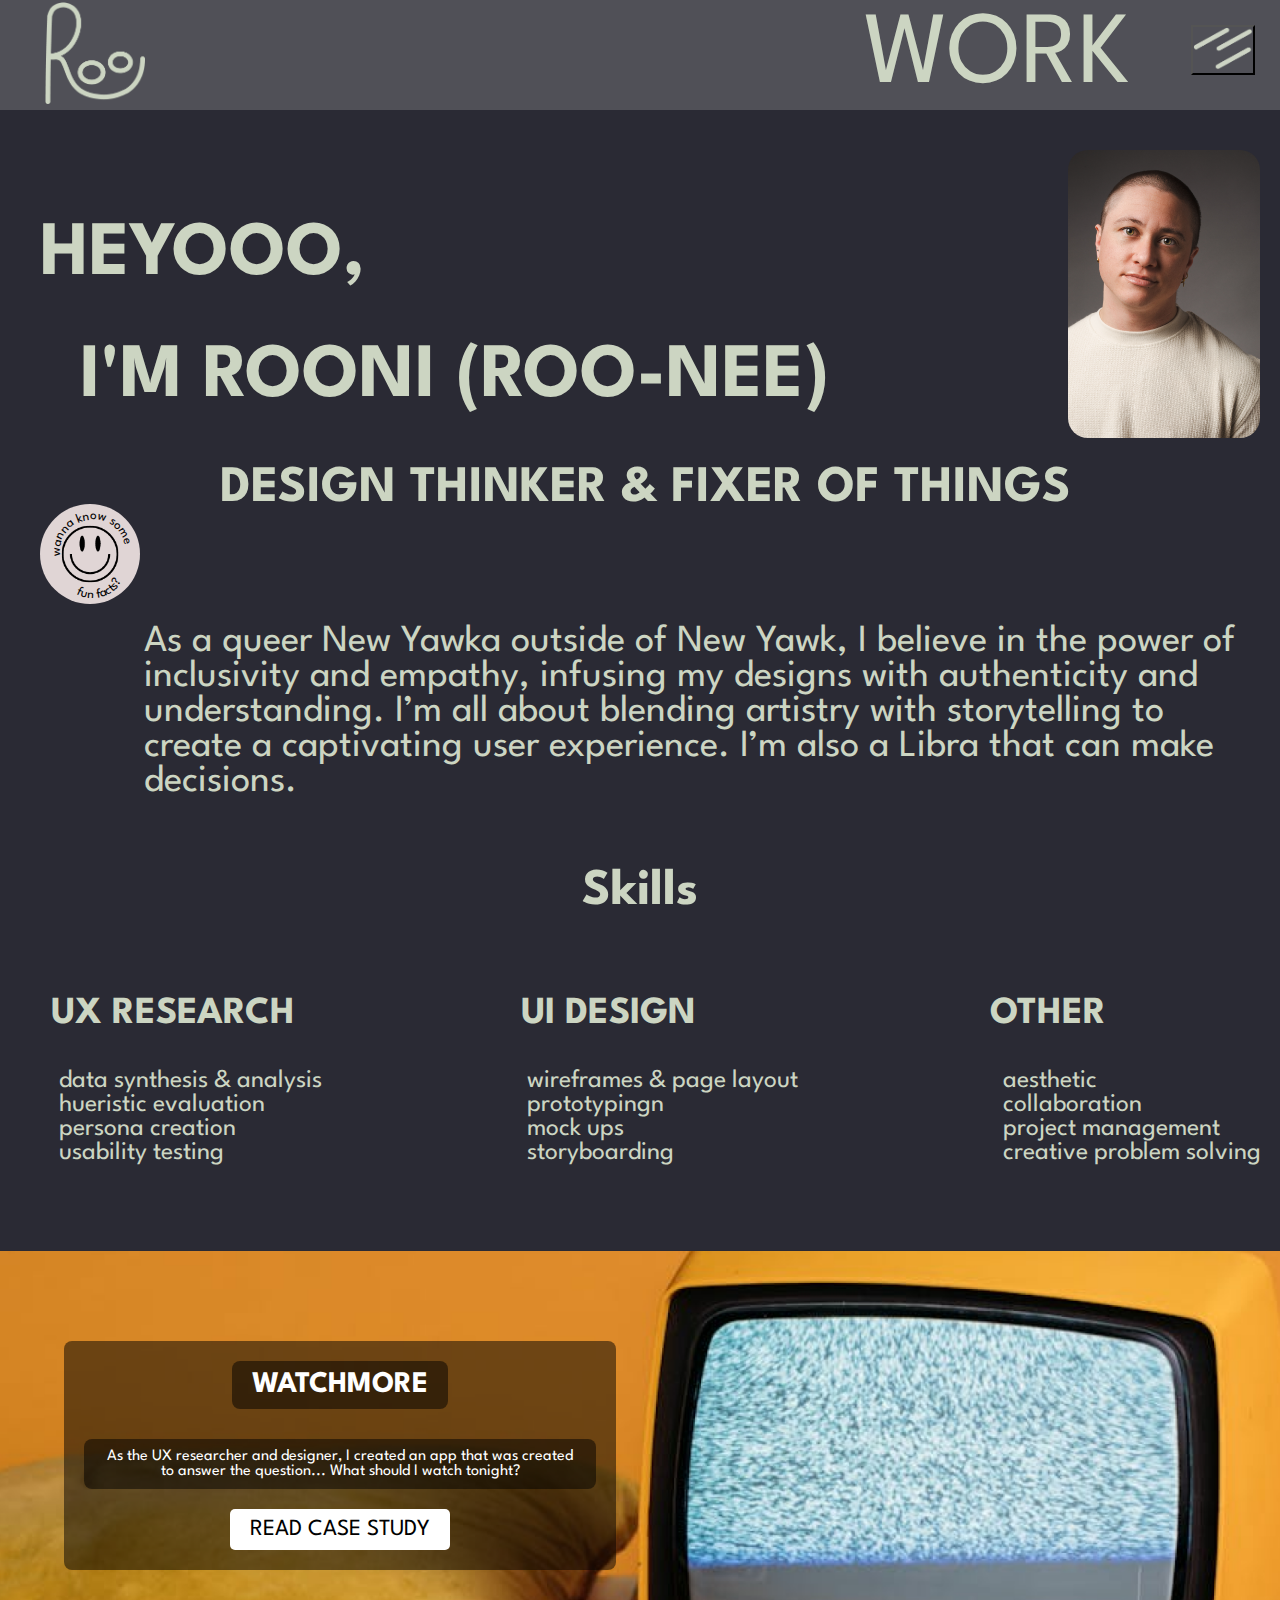
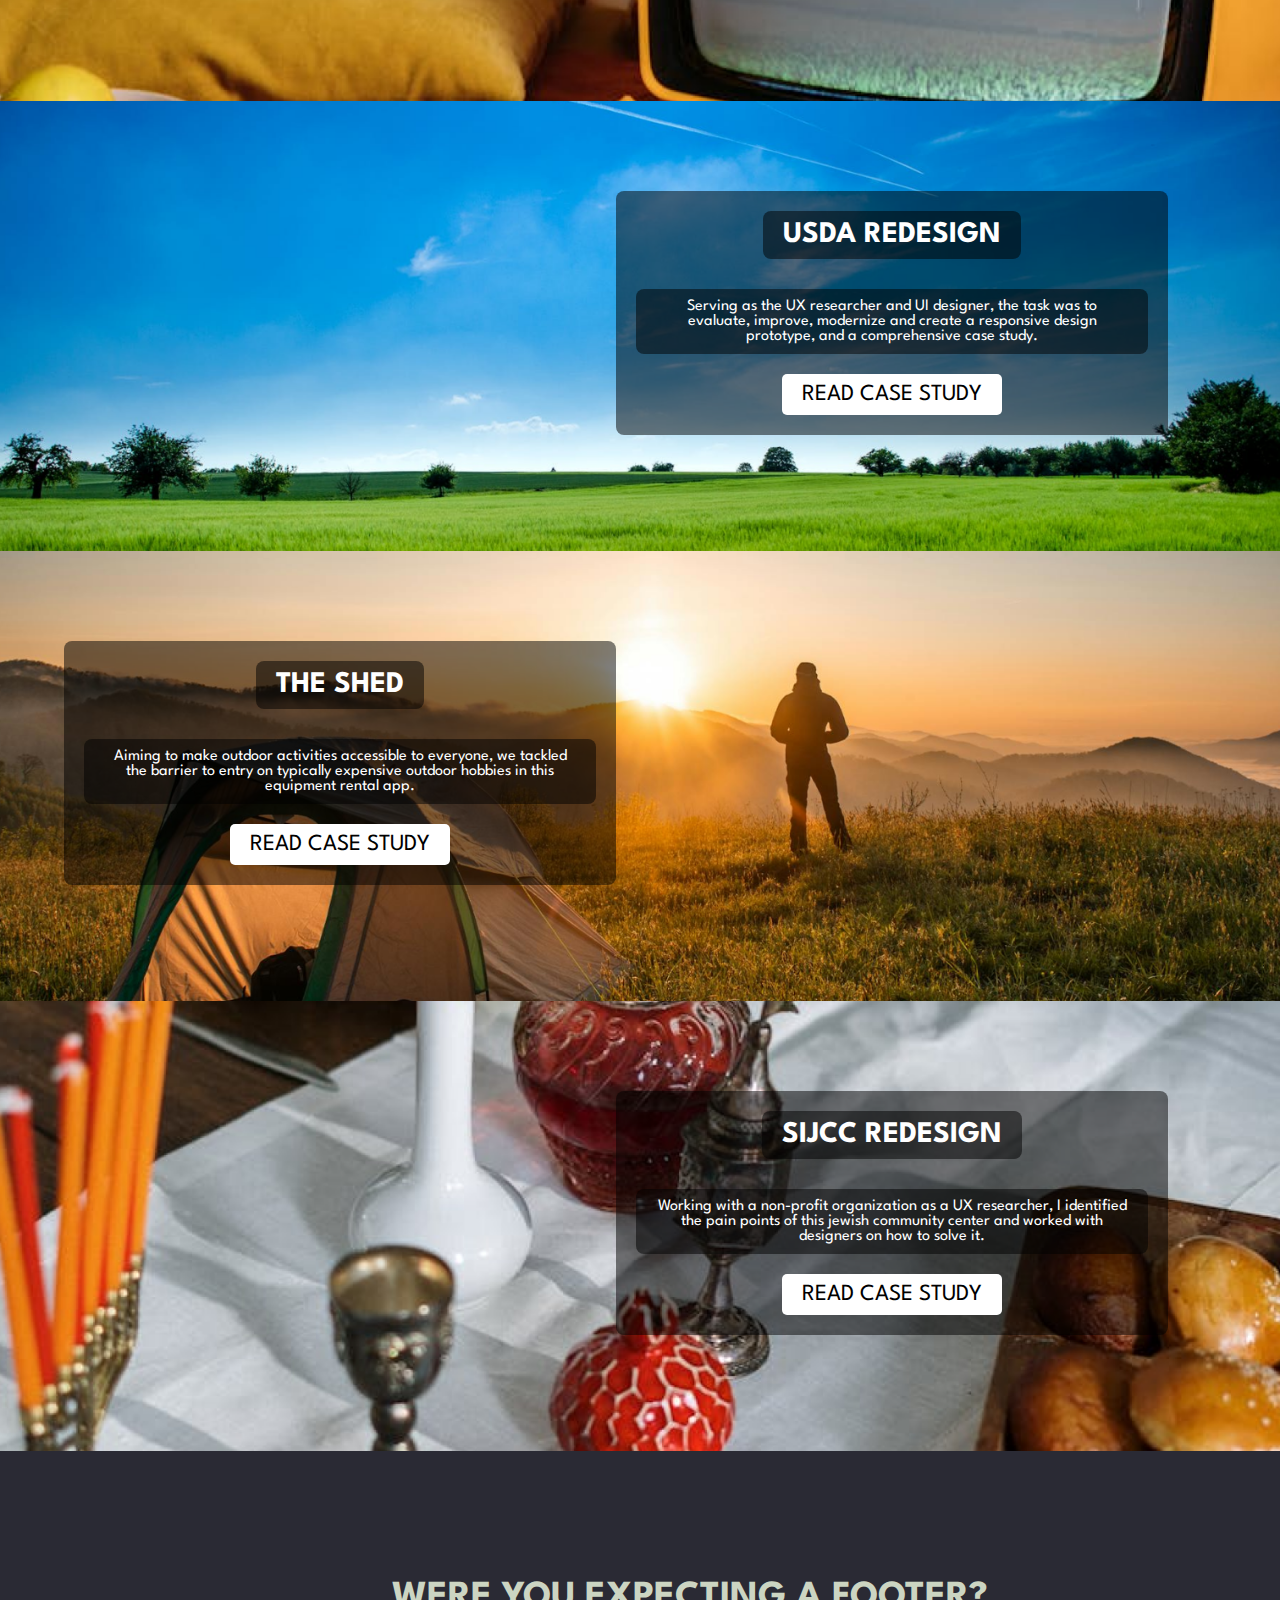
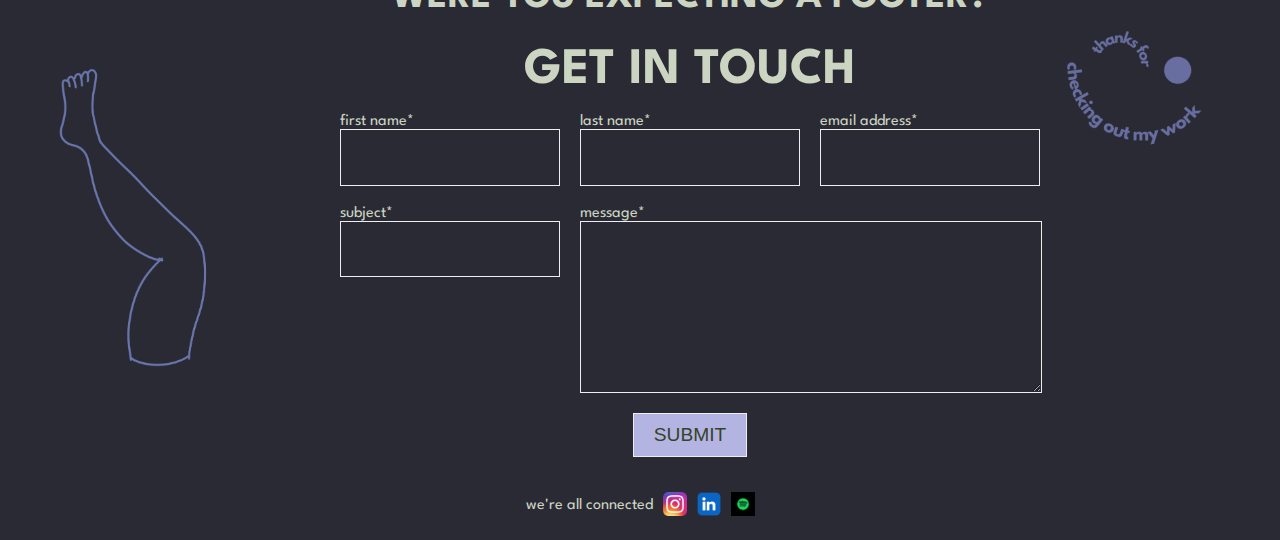
<file: index.html>
<!DOCTYPE html>
<html>
    <head>
        <meta charset="UTF-8">
        <meta name="viewport" content="width=device-width, initial-scale=1.0">
        <title>roonifaye.com</title>
        <link rel="stylesheet" href="style.css">
        <link href="https://fonts.googleapis.com/css2?family=League+Spartan:wght@400;700&display=swap" rel="stylesheet">
    </head>

    <body>
        <div>
        <section class="header"> 
            <header class="nav">
                <div class="inline-block logo">
                        <img src="images/logo.png" alt="Logo">              
                </div>
                    <div class="inline-block player">
                        <iframe style="border: radius 12px" src="https://open.spotify.com/embed/track/5CqjyDtwxEGgYX52qanMlq?utm_source=generator&theme=0" width="100%" height="90" frameBorder="" allowfullscreen="" allow="autoplay; clipboard-write; encrypted-media; fullscreen; picture-in-picture" loading=""></iframe>
                    </div>
                    <nav class="work">
                        <p>WORK</p>
                    </nav>
                    <div class="inline-block menu">
                        <button> 
                            <img src="images/menu.png" alt="menu">
                        </button>
                    </div>
            </header>
        <section> 

            <br><br><br><br>
                <section class="heroImg">
                    <div class="content">
                        <img src="images/me.png" alt="Me">
                        <h1> HEYOOO,</h1>
                        <h1> I'M ROONI (ROO-NEE)</h1>
                        <h2> DESIGN THINKER & FIXER OF THINGS</h2>
                       <div class="button-wrapper">
    <button class="fun-facts-button">
        <svg viewBox="0 0 100 100" xmlns="http://www.w3.org/2000/svg">
            <defs>
                <path id="topPath" d="M16,52 A34,32 0 0,1 90,40" />
                <path id="bottomPath" d="M18,70 A35,30 0 0,0 88,70" />
            </defs>
            <text class="curved-text">
                <textPath href="#topPath">
                    wanna know some
                </textPath>
            </text>
            <text class="curved-text">
                <textPath href="#bottomPath" startOffset="60%" text-anchor="middle">
                    fun facts?
                </textPath>
            </text>
        </svg>
        <img src="images/smiley.png" alt="Smiley" class="smiley">
    </button>
</div>
                        <p>As a queer New Yawka outside of New Yawk, I believe in the power of inclusivity and empathy, infusing my designs with authenticity and understanding. I’m all about blending artistry with storytelling to create a captivating user experience. I’m also a Libra that can make decisions.</p>
                    </div>
                </section>

            <section>
                <section class="skills">
                    <header>
                        <h2>Skills</h2>
                    </header>
                <div class="skills-row">
                    <div class="skill-top">
                        <header>
                            <h3>UX RESEARCH</h3>
                        </header>
                    </div>
                    <div class="skill-top"> 
                        <header>
                            <h3>UI DESIGN</h3>
                        </header>
                    </div>
                    <div class="skill-top"> 
                        <header>
                            <h3>OTHER</h3>
                        </header>
                    </div>
                </div>
                <div class="skills-row">
                    <ul class="skill-list">
                        <li>data synthesis & analysis</li>
                        <li>hueristic evaluation</li>
                        <li>persona creation</li>
                        <li>usability testing</li>
                    </ul>
                    <ul class="skill-list">
                        <li>wireframes & page layout</li>
                        <li>prototypingn</li>
                        <li>mock ups</li>
                        <li>storyboarding</li>
                    </ul>
                    <ul class="skill-list">
                        <li>aesthetic</li>
                        <li>collaboration</li>
                        <li>project management</li>
                        <li>creative problem solving</li>
                    </ul>
                </div>
            </section>
        </div>
    <br><br><br><br>

        <div class="portfolio-section">
            <div class="case-study" id="watchmore">
                <div class="overlay">
                    <h2>WATCHMORE</h2>
                    <p>As the UX researcher and designer, I created an app that was created to answer the question... What should I watch tonight?</p>
                    <a href="#" class="button">READ CASE STUDY</a>
                </div>
            </div>
            <div class="case-study" id="usda-redesign">
                <div class="overlay">
                    <h2>USDA REDESIGN</h2>
                    <p>Serving as the UX researcher and UI designer, the task was to evaluate, improve, modernize and create a responsive design prototype, and a comprehensive case study.</p>
                    <a href="#" class="button">READ CASE STUDY</a>
                </div>
            </div>
            <div class="case-study" id="the-shed">
                <div class="overlay">
                    <h2>THE SHED</h2>
                    <p>Aiming to make outdoor activities accessible to everyone, we tackled the barrier to entry on typically expensive outdoor hobbies in this equipment rental app.</p>
                    <a href="#" class="button">READ CASE STUDY</a>
                </div>
            </div>
            <div class="case-study" id="sjicc-redesign">
                <div class="overlay">
                    <h2>SIJCC REDESIGN</h2>
                    <p>Working with a non-profit organization as a UX researcher, I identified the pain points of this jewish community center and worked with designers on how to solve it.</p>
                    <a href="#" class="button">READ CASE STUDY</a>
                </div>
            </div>
        </div>


        <br><br><br><br><br>
        <section class="footer">
            <div class="footer-content">
                <img src="images/foot.png" alt="Foot" class="foot-img">
                <div class="footer-text">
                    <h2>WERE YOU EXPECTING A FOOTER?</h2>
                    <h1>GET IN TOUCH</h1>
                    <form action="" class="contact-form">
                        <div class="input-group">
                            <label for="fname">first name*</label>
                            <input type="text" id="fname" name="fname">
                        </div>
                        <div class="input-group">
                            <label for="lname">last name*</label>
                            <input type="text" id="lname" name="lname">
                        </div>
                        <div class="input-group">
                            <label for="email">email address*</label>
                            <input type="text" id="email" name="email">
                        </div>
                        <div class="input-group">
                            <label for="subject">subject*</label>
                            <input type="text" id="subject" name="subject">
                        </div>
                        <div class="input-group">
                            <label for="message">message*</label>
                            <textarea id="message" name="message" rows="5" cols="50"></textarea>
                        </div>
                        <input type="submit" value="submit">
                    </form>
                </div>
                <img src="images/wink .png" alt="Wink" class="wink-img">
            </div>
            <div class="footer-socials">
                <p>we're all connected</p>
                <div class="social-icons">
                    <a href="#"><img src="images/instagram.webp" alt="Instagram"></a>
                    <a href="#"><img src="images/linkedin.webp" alt="LinkedIn"></a>
                    <a href="#"><img src="images/spotify.png" alt="Spotify"></a>
                </div>
            </div>
        </section>
    </body>
</html>
</file>
<file: style.css>
body{
    margin: 0;
    font-family: 'League Spartan', sans-serif;
    background-color: #2A2A34;
    color: #ccd5c2;
}

.header .nav{
    display: flex;
    justify-content: flex-start;
    align-items: center;
    padding: 5px 20px;
    background-color: #505057;
    height: 100px;
    position: relative;
}


iframe{
    margin-top: 10px;
    margin-left: 0px;
    border-radius: 12px;
    margin-right: 20px;
}


.inline-block{
    margin-right: 20px;
}

.inline-block .player{
    display: flex;
    margin-left: 20px;
}

.inline-block.logo{
    margin-right: 30px;
    width: auto;
    padding: 5px;
}

.inline-block.menu{
    position: absolute;
    flex: 1;
    top: 5px;
    right: 5px;
}

.logo img{
    margin-left: 20px;
    width: 100px;
    height: auto;
}

.work{
    font-size: 8vw;
    text-transform: uppercase;
    color:#ccd5c2;
    margin-right: 80px;
    align-self: flex-end;
    position: absolute;
    right: 70px;
}

.work p{
    margin: 0;
}

.menu button {
    background-color: #505057;
    cursor: pointer;
    padding: 0;
    margin-top: 20px;
}

.menu button img{
    background-color: #505057;
    width: 60px !important;
    height: auto !important;
}

iframe{
    margin-top: 10px;
    margin-left: 0px;
    border-radius: 12px;
    margin-right: 20px;
}

.heroImg{
    display: flex;
    justify-content: flex-end;
    align-items: flex-start;
    padding: 50px 20px;
}

.heroImg img{
    position: absolute;
    top: 150px;
    right: 20px;
    width: 15%;
    height: auto;
    border-radius: 20px;
}

.heroImg h1{
    font-size: 6vw;
    font-weight: bold;
    text-transform: uppercase;
    display:flex;
    justify-content: flex-start;
    margin-left: 20px;
    margin-top: 0;
}

.heroImg h1:nth-of-type(2){
    margin-left: 60px;
}

.heroImg h2{
    font-size: 4vw;
    font-weight: bold;
    text-transform: uppercase;
    display:flex;
    justify-content: flex-start;
    margin-left: 200px;
    margin-top: 0px;
}

.heroImg p{
    font-size: 3vw;
    font-weight: thin;
    line-height: 35px;
    justify-content: center;
    margin-left: 10%;
    margin-right: 20px;
    margin-top: -30px;
}

.button-wrapper {
    display: flex;
    flex-direction: column;
    align-items: flex-start;
    position: relative;
    top: 50%;
    left: 0%;
    transform: translate(0, -50%);
}

.button-wrapper img{
    position: absolute;
    top: 50%;
    left: 50%;
    transform: translate(-50%, -50%);
    width: 300px;
    height: 300px;
}


.fun-facts-button {
    background-color: #E0D5D5;
    border: none;
    border-radius: 50%;
    width: 100px;
    height: 100px;
    margin-left: 20px;
    position: relative;
    display: flex;
    align-items: center;
    justify-content: center;
    flex-direction: column;
    font-family: 'League Spartan', sans-serif;
}

.curved-text {
    font-size: 15px;
}

.smiley{
    width: 50px;
    height: 50px;
}


.skills {
    margin-top: 0vw;
}

.skills h2 {
    font-size: 4vw;
    font-weight: bold;
    text-align: center;
    display: flex;
    align-items: center;
    justify-content: center;
    margin-top: -20px;
}

.skills-row {
    display: flex;
    justify-content: space-around;
    gap: 10vw;
}

.skills-row > div{
    flex: 1;
    justify-content: space-around;
    text-align: center;
}

.skills-top{
    display: flexbox;
    justify-content: flex-start;
}

.skills-row h3 {
    font-size: 3vw;
    display: flex;
    justify-content: flex-start;
    margin-left: 15%;
}

.skill-list {
    list-style: none;
    display: flexbox;
    justify-content: flex-start;
    font-size: 2vw;
    margin-top: 0;
}


.portfolio-section {
    display: flex;
    flex-direction: column;
}

.case-study {
    position: relative;
    height: 450px;
    color: white;
    text-align: center;
    background-size: cover;
    background-position: center;
}

.case-study .overlay {
    position: absolute;
    background: rgba(0, 0, 0, 0.5);
    padding: 20px;
    border-radius: 8px;
    width: 40%;
    top: 20%;
    left: 5%;
}

.case-study h2 {
    margin: 0 0 10px;
    font-size: 30px; 
    background: rgba(0, 0, 0, 0.5);
    display: inline-block;
    padding: 10px 20px;
    border-radius: 8px;
}

.case-study p {
    margin: 20px 0 20px;
    background: rgba(0, 0, 0, 0.5);
    display: inline-block;
    padding: 10px 20px;
    border-radius: 8px;
}

.button {
    display: inline-block;
    padding: 10px 20px;
    color: rgb(0, 0, 0);
    background-color: #ffffff;
    text-decoration: none;
    font-size: 1.8vw;
    border-radius: 5px;
    transition: background-color 0.3s;
}

.button:hover {
    background-color: #D4A5A5;
    font-weight: bold;
}

#watchmore {
    background-image: url('images/watchmore.png');
}

#usda-redesign {
    background-image: url('images/usda.png');
}

#the-shed {
    background-image: url('images/shed.png');
}

#sjicc-redesign {
    background-image: url('images/sijcc.png');
}

#usda-redesign .overlay,
#sjicc-redesign .overlay {
    right: 0px;
    transform: translatex(100%);
}

.footer {
    display: flex;
    flex-direction: column;
    align-items: center;
    background-color: #2A2A34;
    color: #ccd5c2;
    padding: 20px;
    position: relative;
}

.footer-content {
    display: flex;
    grid-template-columns: 1fr 2fr 1fr;
    align-items: center;
}

.footer-text {
    text-align: center;
}

.footer h2 {
    font-size: 3vw;
    font-weight: bold;
    text-transform: uppercase;
    margin-top: 20px;
}

.footer h1 {
    font-size: 4vw;
    font-weight: bold;
    margin: 20px 0;
}

.contact-form {
    display: grid;
    grid-template-columns: repeat(3, 1fr);
    gap: 20px;
    width: 100%;
}

.contact-form .input-group {
    display: flex;
    flex-direction: column;
    align-items: start;
    font-size: 2 vw;
    
}

.contact-form label {
    font-size: 2 vw;
}

.contact-form input[type="text"],
.contact-form textarea {
    background-color: #2A2A34;
    border: .12vw solid #F0EDEE;
    color: #CCD5C2;
    font-size: 2vw;
    padding: 1vw;
    box-sizing: border-box;
    width: 100%;
    grid-column: span 3;
}

.contact-form input[type="text"] {
    grid-column: span 1;
}

.contact-form textarea {
    grid-column: span 4;
    grid-row: span 2;
    width: 210%;
}

.contact-form input[type="submit"] {
    font-size: 1.5vw;
    background-color: #b4b4e3;
    border: .1vw solid #F0EDEE;
    color: #364328;
    padding: 10px 20px;
    cursor: pointer;
    grid-column: span 3;
    text-transform: uppercase;
    justify-self: center;
}

.foot-img {
    width: 300px;
    height: auto;
    align-self: flex-start;
    margin-left: 20px;
}

.wink-img {
    width: 200px;
    height: auto;
    align-self: flex-start;
    margin-right: 20px;
    transform: rotate(20deg);
}

.footer-socials {
    display: flex;
    align-items: center;
    justify-content:center;
    gap: 10px;
    margin-top: 20px;
}

.footer-socials p {
    margin: 0;
}

.social-icons {
    display: flex;
    gap: 10px;
}

.social-icons img {
    width: 24px;
    height: auto;
}

@media only screen and (max-width: 800px) {

    .footer-content {
        grid-template-columns: 1fr;
        text-align: center;
        margin-top: -60px;
    }

    .contact-form {
        grid-template-columns: 1fr;
    }

    .foot-img {
        position: absolute;
        left: 0;
        top: -170px;
        transform: none;
        margin-bottom: 20px;
        opacity: 0.3;
    }

    .logo img{
        margin-left: 0px;
        
    }

   

    .inline-block.player{
        display: none;
        justify-content: flex-start;
        align-items: flex-start;

        
    }

 
}
</file>
